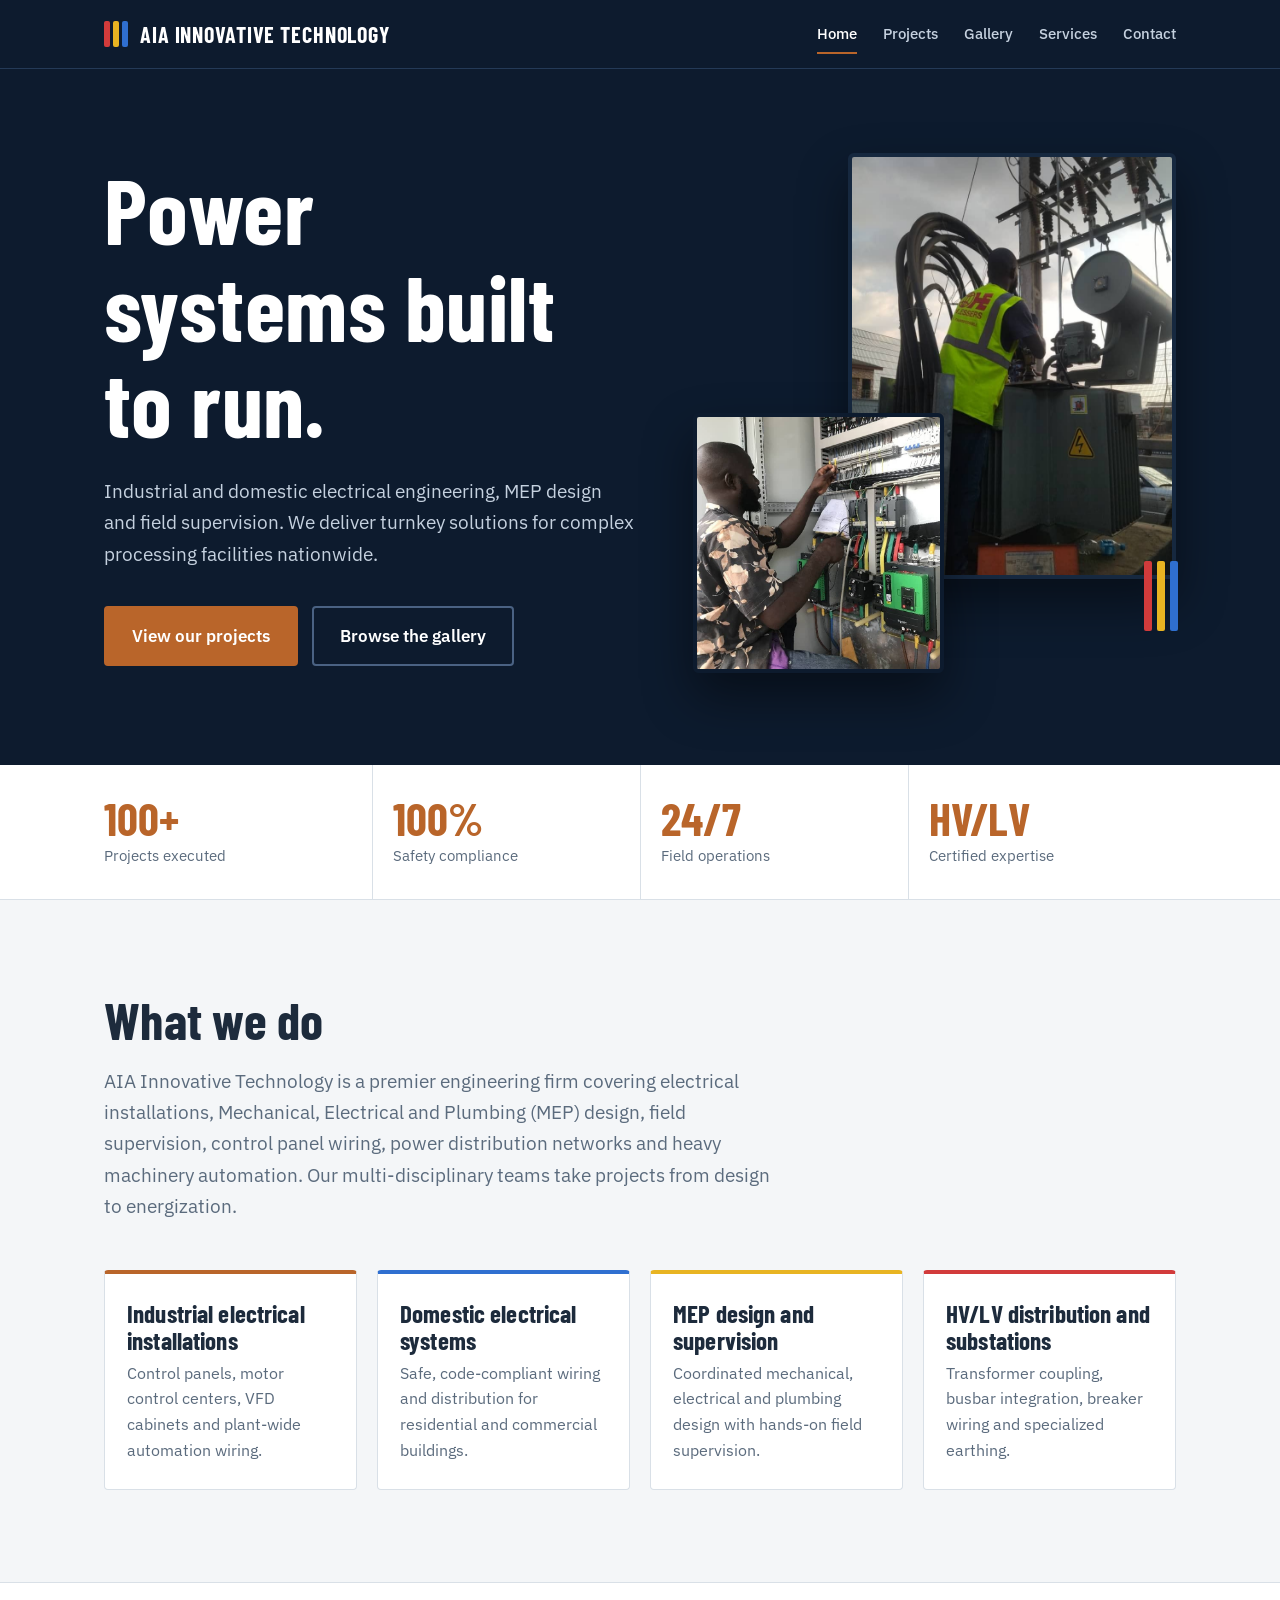
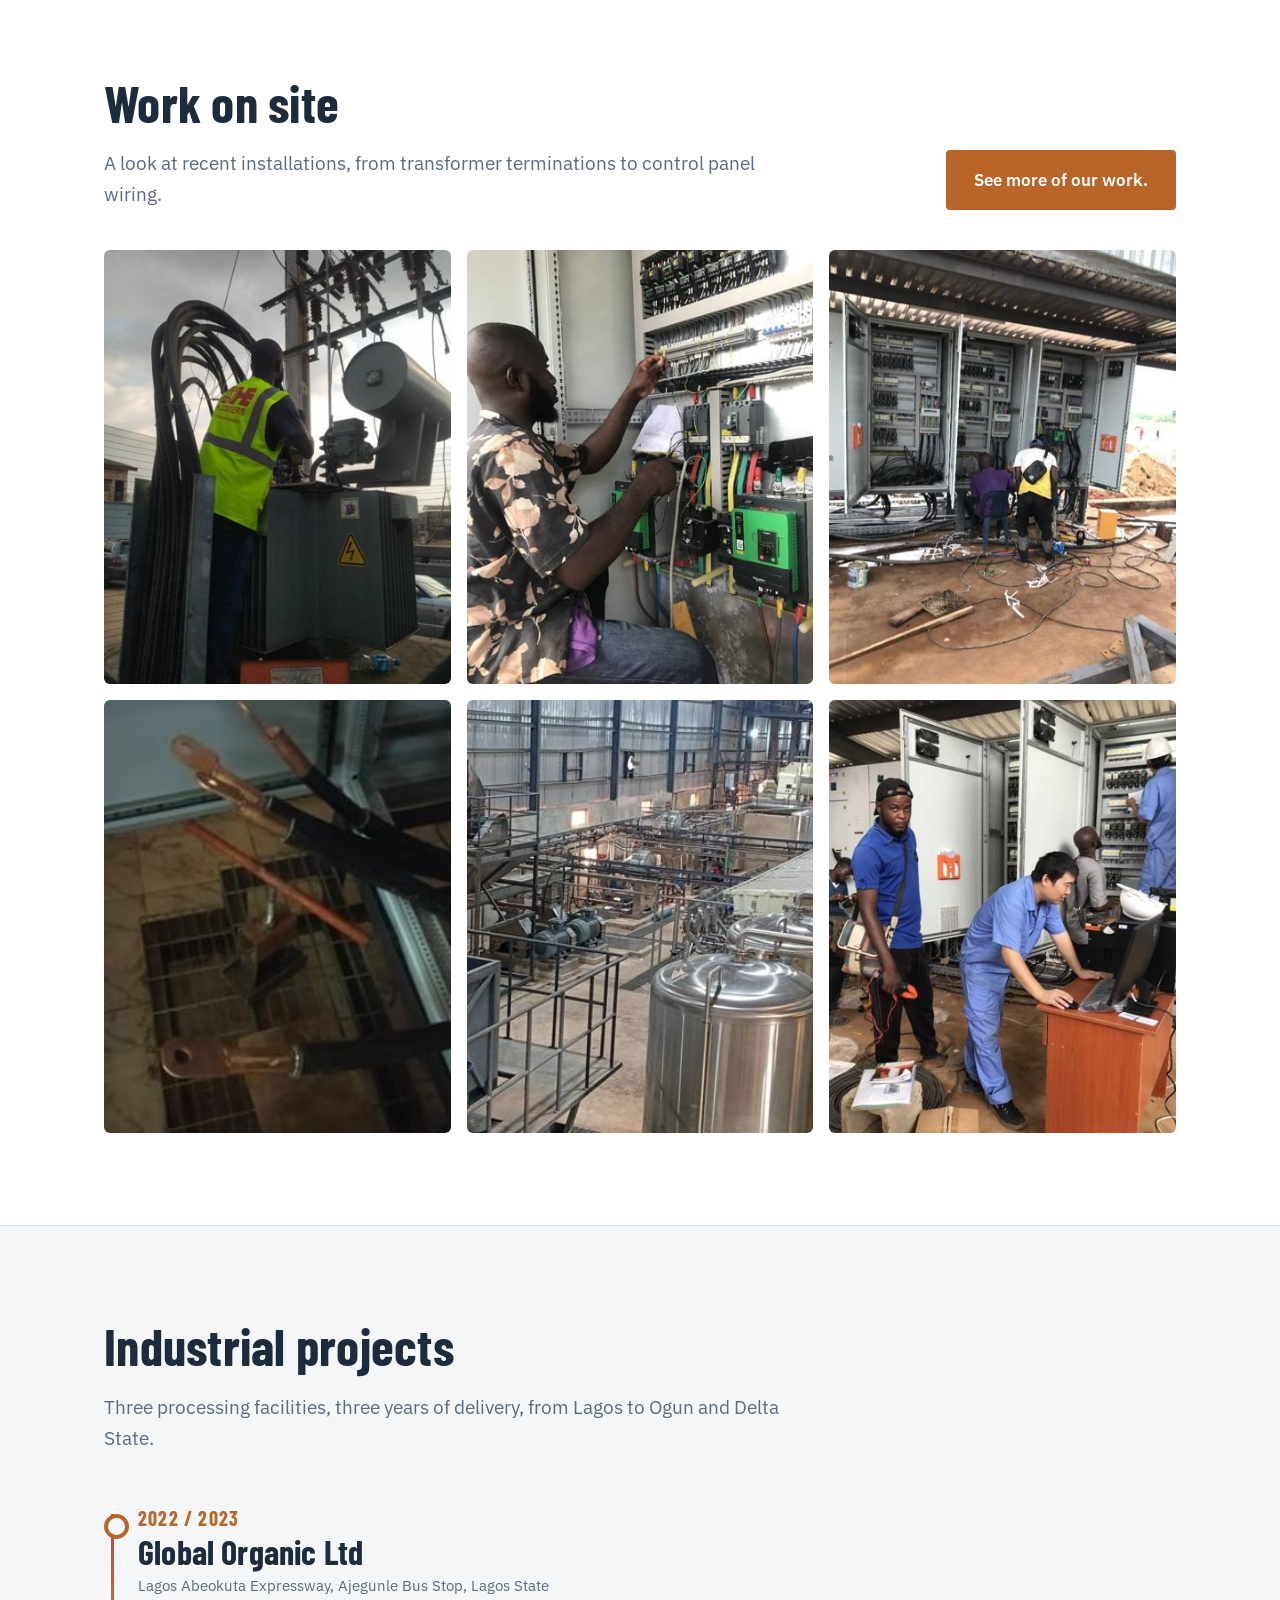
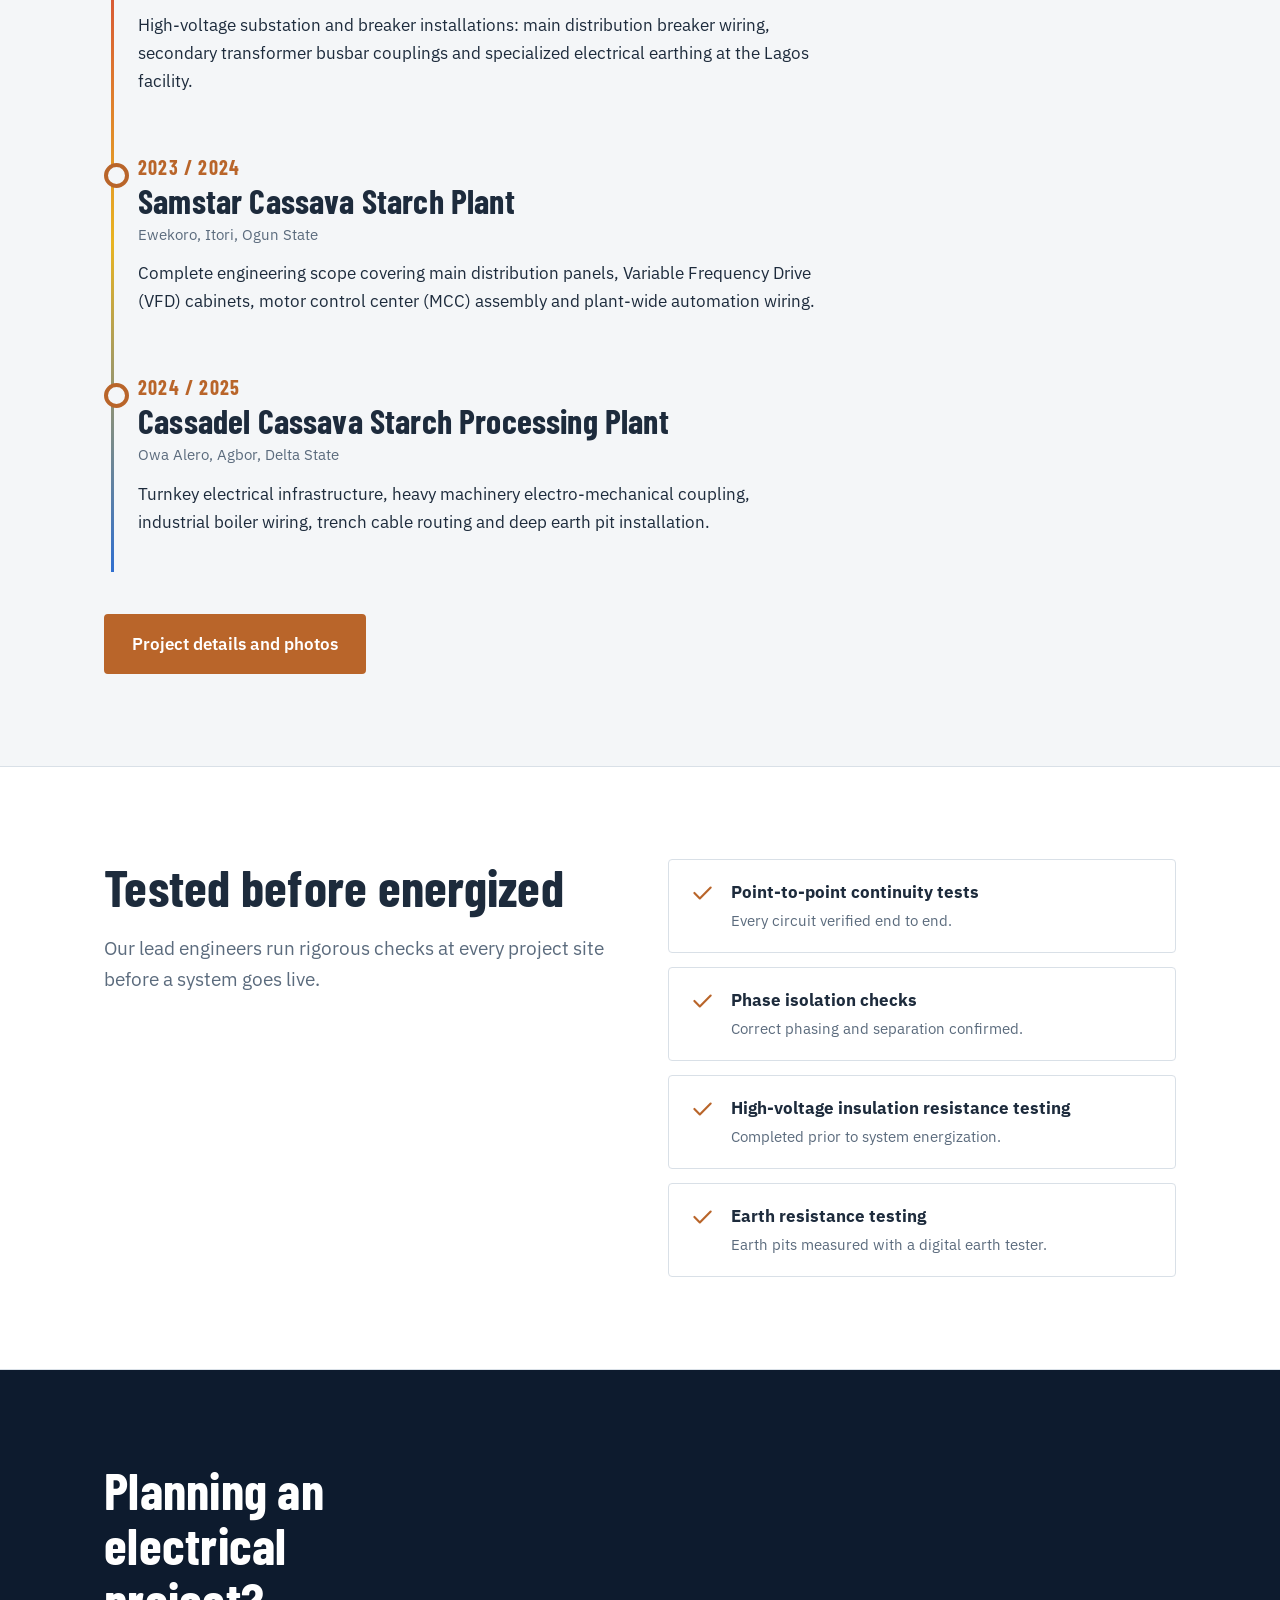
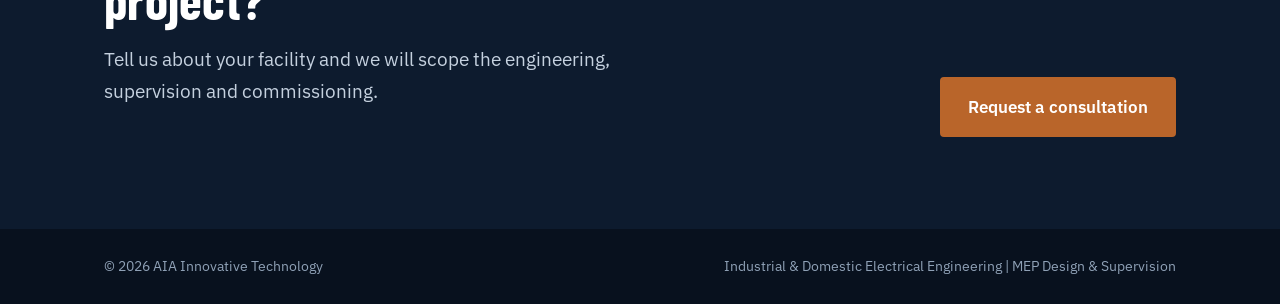
<file: index.html>
<!DOCTYPE html>
<html lang="en">
<head>
<meta charset="utf-8">
<meta name="viewport" content="width=device-width, initial-scale=1, viewport-fit=cover">
<title>AIA Innovative Technology | Industrial & Domestic Electrical Engineering</title>
<meta name="description" content="Industrial and domestic electrical engineering, MEP design and supervision, HV/LV distribution and substation setup across Nigeria.">
<link rel="preconnect" href="https://fonts.googleapis.com">
<link rel="preconnect" href="https://fonts.gstatic.com" crossorigin>
<link href="https://fonts.googleapis.com/css2?family=Barlow+Condensed:wght@600;700&family=IBM+Plex+Sans:wght@400;500;600&display=swap" rel="stylesheet">
<link rel="stylesheet" href="style.css">
</head>
<body>
<header><div class="wrap">
<a class="logo" href="index.html" aria-label="AIA Innovative Technology home"><i aria-hidden="true"><b></b><b></b><b></b></i>AIA INNOVATIVE TECHNOLOGY</a>
<button class="menu" type="button" aria-label="Menu" aria-expanded="false" aria-controls="nav"><svg class="b" viewBox="0 0 24 24" fill="none" stroke="currentColor" stroke-width="2" stroke-linecap="round" aria-hidden="true"><path d="M4 7h16M4 12h16M4 17h16"/></svg><svg class="x" viewBox="0 0 24 24" fill="none" stroke="currentColor" stroke-width="2" stroke-linecap="round" aria-hidden="true"><path d="M6 6l12 12M18 6L6 18"/></svg></button>
<nav id="nav" aria-label="Main"><a href="index.html" aria-current="page">Home</a><a href="projects.html">Projects</a><a href="gallery.html">Gallery</a><a href="index.html#services">Services</a><a href="index.html#contact">Contact</a></nav>
</div></header>
<main>
<div class="hero"><div class="wrap hg">
<div>
<h1>Power systems built to run.</h1>
<p>Industrial and domestic electrical engineering, MEP design and field supervision. We deliver turnkey solutions for complex processing facilities nationwide.</p>
<div class="btns"><a class="btn" href="projects.html">View our projects</a><a class="btn o" href="gallery.html">Browse the gallery</a></div>
</div>
<div class="hphotos" aria-hidden="true"><img class="a" src="images/full/17.jpg" alt=""><img class="b2" src="images/full/28.jpg" alt=""><span class="ph3"><i></i><i></i><i></i></span></div>
</div></div>
<div class="stats"><div class="wrap">
<div class="stat"><b>100+</b><span>Projects executed</span></div>
<div class="stat"><b>100%</b><span>Safety compliance</span></div>
<div class="stat"><b>24/7</b><span>Field operations</span></div>
<div class="stat"><b>HV/LV</b><span>Certified expertise</span></div>
</div></div>
<section id="services"><div class="wrap">
<h2>What we do</h2>
<p class="lead">AIA Innovative Technology is a premier engineering firm covering electrical installations, Mechanical, Electrical and Plumbing (MEP) design, field supervision, control panel wiring, power distribution networks and heavy machinery automation. Our multi-disciplinary teams take projects from design to energization.</p>
<div class="caps">
<div class="cap"><h3>Industrial electrical installations</h3><p>Control panels, motor control centers, VFD cabinets and plant-wide automation wiring.</p></div>
<div class="cap"><h3>Domestic electrical systems</h3><p>Safe, code-compliant wiring and distribution for residential and commercial buildings.</p></div>
<div class="cap"><h3>MEP design and supervision</h3><p>Coordinated mechanical, electrical and plumbing design with hands-on field supervision.</p></div>
<div class="cap"><h3>HV/LV distribution and substations</h3><p>Transformer coupling, busbar integration, breaker wiring and specialized earthing.</p></div>
</div></div></section>
<section class="alt"><div class="wrap">
<div class="shead"><div><h2>Work on site</h2><p class="lead">A look at recent installations, from transformer terminations to control panel wiring.</p></div><a class="btn" href="gallery.html">See more of our work.</a></div>
<div class="feat lbset"><figure class="ph" data-lb data-cat="sub" data-full="images/full/17.jpg"><img src="images/thumb/17.jpg" width="390" height="520" alt="HV transformer coupling and terminations" loading="lazy"><figcaption>HV transformer coupling and terminations</figcaption></figure><figure class="ph" data-lb data-cat="panel" data-full="images/full/28.jpg"><img src="images/thumb/28.jpg" width="390" height="520" alt="Control panel terminal wiring" loading="lazy"><figcaption>Control panel terminal wiring</figcaption></figure><figure class="ph" data-lb data-cat="panel" data-full="images/full/18.jpg"><img src="images/thumb/18.jpg" width="390" height="520" alt="Multi-bay panels under a covered bay" loading="lazy"><figcaption>Multi-bay panels under a covered bay</figcaption></figure><figure class="ph" data-lb data-cat="earth" data-full="images/full/13.jpg"><img src="images/thumb/13.jpg" width="239" height="520" alt="Copper earthing conductors and lugs" loading="lazy"><figcaption>Copper earthing conductors and lugs</figcaption></figure><figure class="ph" data-lb data-cat="plant" data-full="images/full/05.jpg"><img src="images/thumb/05.jpg" width="520" height="392" alt="Stainless steel processing tanks" loading="lazy"><figcaption>Stainless steel processing tanks</figcaption></figure><figure class="ph" data-lb data-cat="team" data-full="images/full/12.jpg"><img src="images/thumb/12.jpg" width="390" height="520" alt="SCADA workstation configuration" loading="lazy"><figcaption>SCADA workstation configuration</figcaption></figure></div>
</div></section>
<section><div class="wrap">
<h2>Industrial projects</h2>
<p class="lead">Three processing facilities, three years of delivery, from Lagos to Ogun and Delta State.</p>
<div class="tl">
<article class="proj"><div class="yr">2022 / 2023</div><h3>Global Organic Ltd</h3><p class="loc">Lagos Abeokuta Expressway, Ajegunle Bus Stop, Lagos State</p><p class="s">High-voltage substation and breaker installations: main distribution breaker wiring, secondary transformer busbar couplings and specialized electrical earthing at the Lagos facility.</p></article>
<article class="proj"><div class="yr">2023 / 2024</div><h3>Samstar Cassava Starch Plant</h3><p class="loc">Ewekoro, Itori, Ogun State</p><p class="s">Complete engineering scope covering main distribution panels, Variable Frequency Drive (VFD) cabinets, motor control center (MCC) assembly and plant-wide automation wiring.</p></article>
<article class="proj last"><div class="yr">2024 / 2025</div><h3>Cassadel Cassava Starch Processing Plant</h3><p class="loc">Owa Alero, Agbor, Delta State</p><p class="s">Turnkey electrical infrastructure, heavy machinery electro-mechanical coupling, industrial boiler wiring, trench cable routing and deep earth pit installation.</p></article>
</div>
<a class="btn" href="projects.html">Project details and photos</a>
</div></section>
<section class="alt" id="quality"><div class="wrap qc">
<div><h2>Tested before energized</h2><p class="lead">Our lead engineers run rigorous checks at every project site before a system goes live.</p></div>
<div class="checks">
<div class="chk"><svg viewBox="0 0 24 24" fill="none" stroke="currentColor" stroke-width="2" stroke-linecap="round" stroke-linejoin="round" aria-hidden="true"><path d="M5 12l5 5L20 7"/></svg><div><b>Point-to-point continuity tests</b><span>Every circuit verified end to end.</span></div></div><div class="chk"><svg viewBox="0 0 24 24" fill="none" stroke="currentColor" stroke-width="2" stroke-linecap="round" stroke-linejoin="round" aria-hidden="true"><path d="M5 12l5 5L20 7"/></svg><div><b>Phase isolation checks</b><span>Correct phasing and separation confirmed.</span></div></div><div class="chk"><svg viewBox="0 0 24 24" fill="none" stroke="currentColor" stroke-width="2" stroke-linecap="round" stroke-linejoin="round" aria-hidden="true"><path d="M5 12l5 5L20 7"/></svg><div><b>High-voltage insulation resistance testing</b><span>Completed prior to system energization.</span></div></div><div class="chk"><svg viewBox="0 0 24 24" fill="none" stroke="currentColor" stroke-width="2" stroke-linecap="round" stroke-linejoin="round" aria-hidden="true"><path d="M5 12l5 5L20 7"/></svg><div><b>Earth resistance testing</b><span>Earth pits measured with a digital earth tester.</span></div></div>
</div></div></section>
<section class="cta" id="contact"><div class="wrap"><div class="row">
<div><h2>Planning an electrical project?</h2><p>Tell us about your facility and we will scope the engineering, supervision and commissioning.</p></div>
<a class="btn" href="mailto:sakataiwo1@gmail.com?subject=Project%20enquiry">Request a consultation</a>
</div></div></section>
</main>
<div class="lb" id="lb" role="dialog" aria-modal="true" aria-label="Photo viewer" hidden>
<button class="lbx" aria-label="Close">&times;</button><button class="lbp" aria-label="Previous photo">&#8249;</button><button class="lbn" aria-label="Next photo">&#8250;</button>
<figure><img alt=""><figcaption></figcaption></figure>
</div>
<footer><div class="wrap"><span>&copy; 2026 AIA Innovative Technology</span><span>Industrial &amp; Domestic Electrical Engineering | MEP Design &amp; Supervision</span></div></footer>
<script src="app.js"></script>
</body>
</html>
</file>
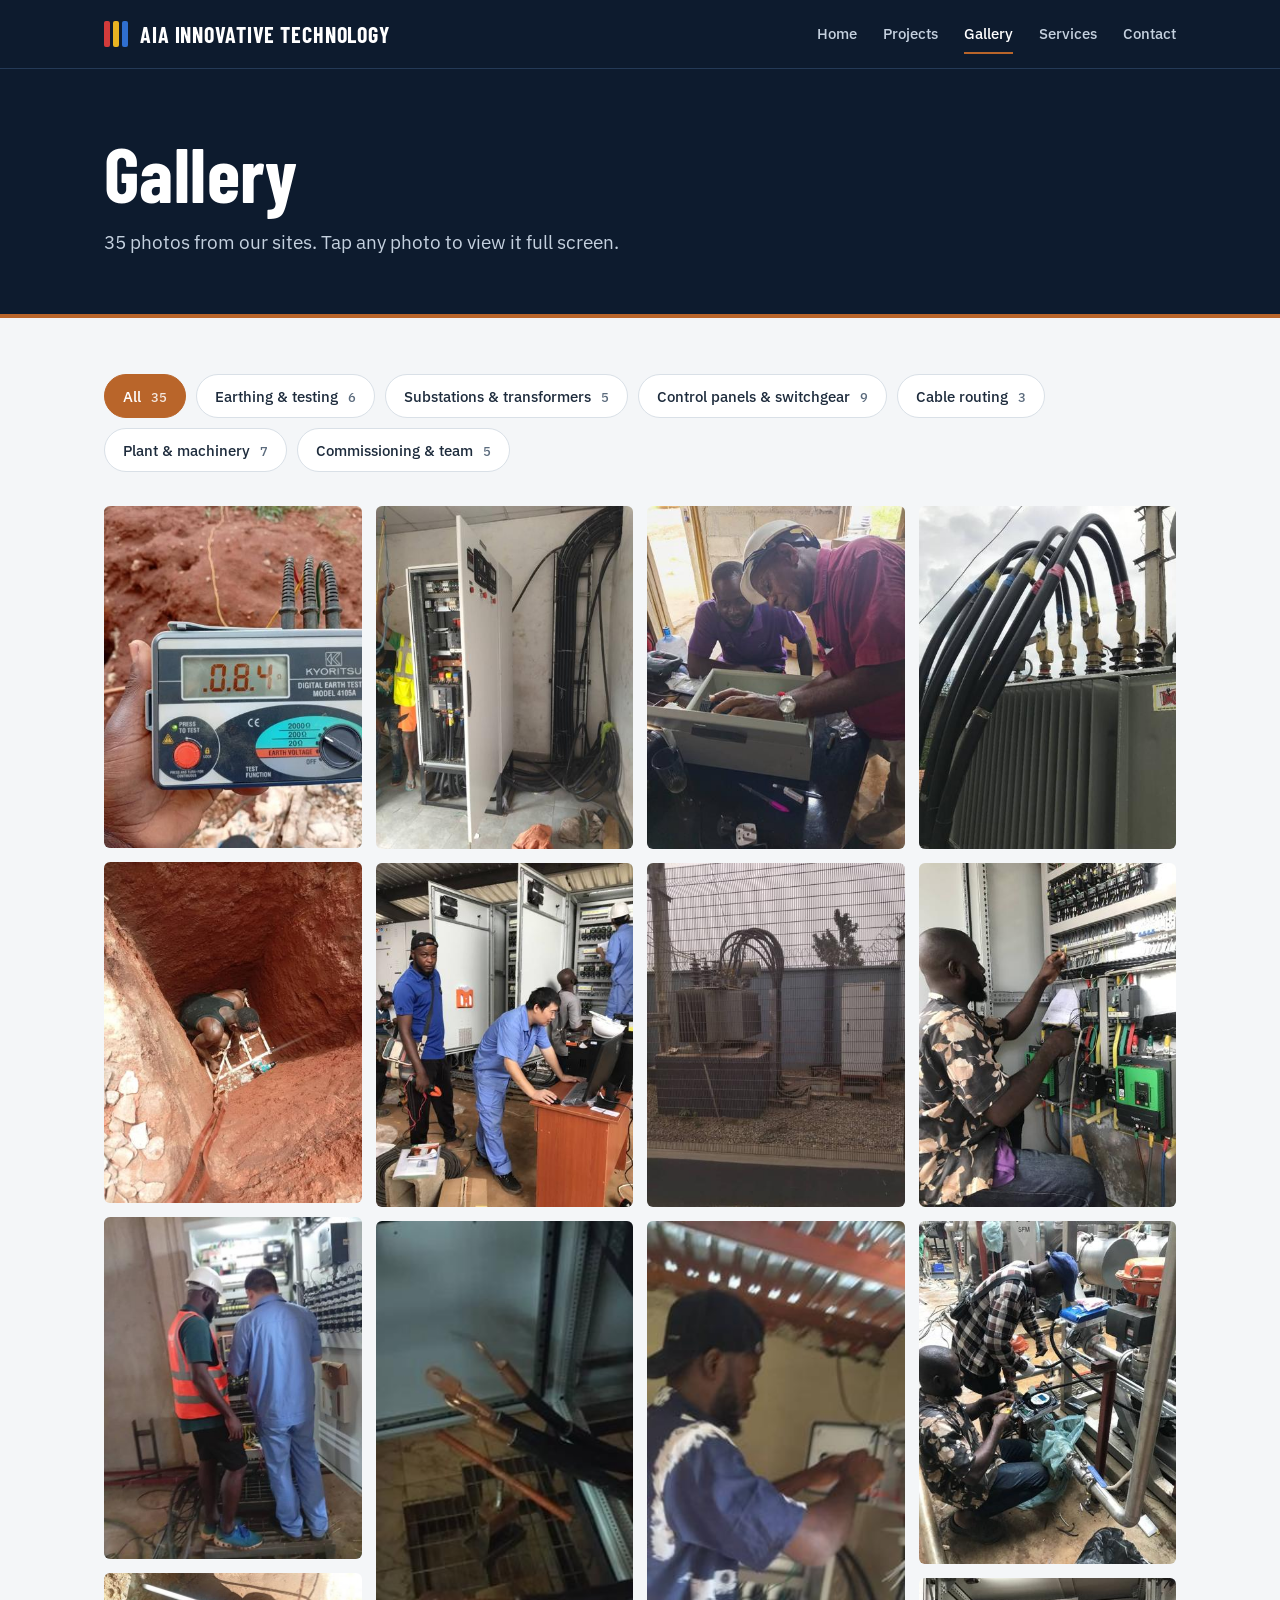
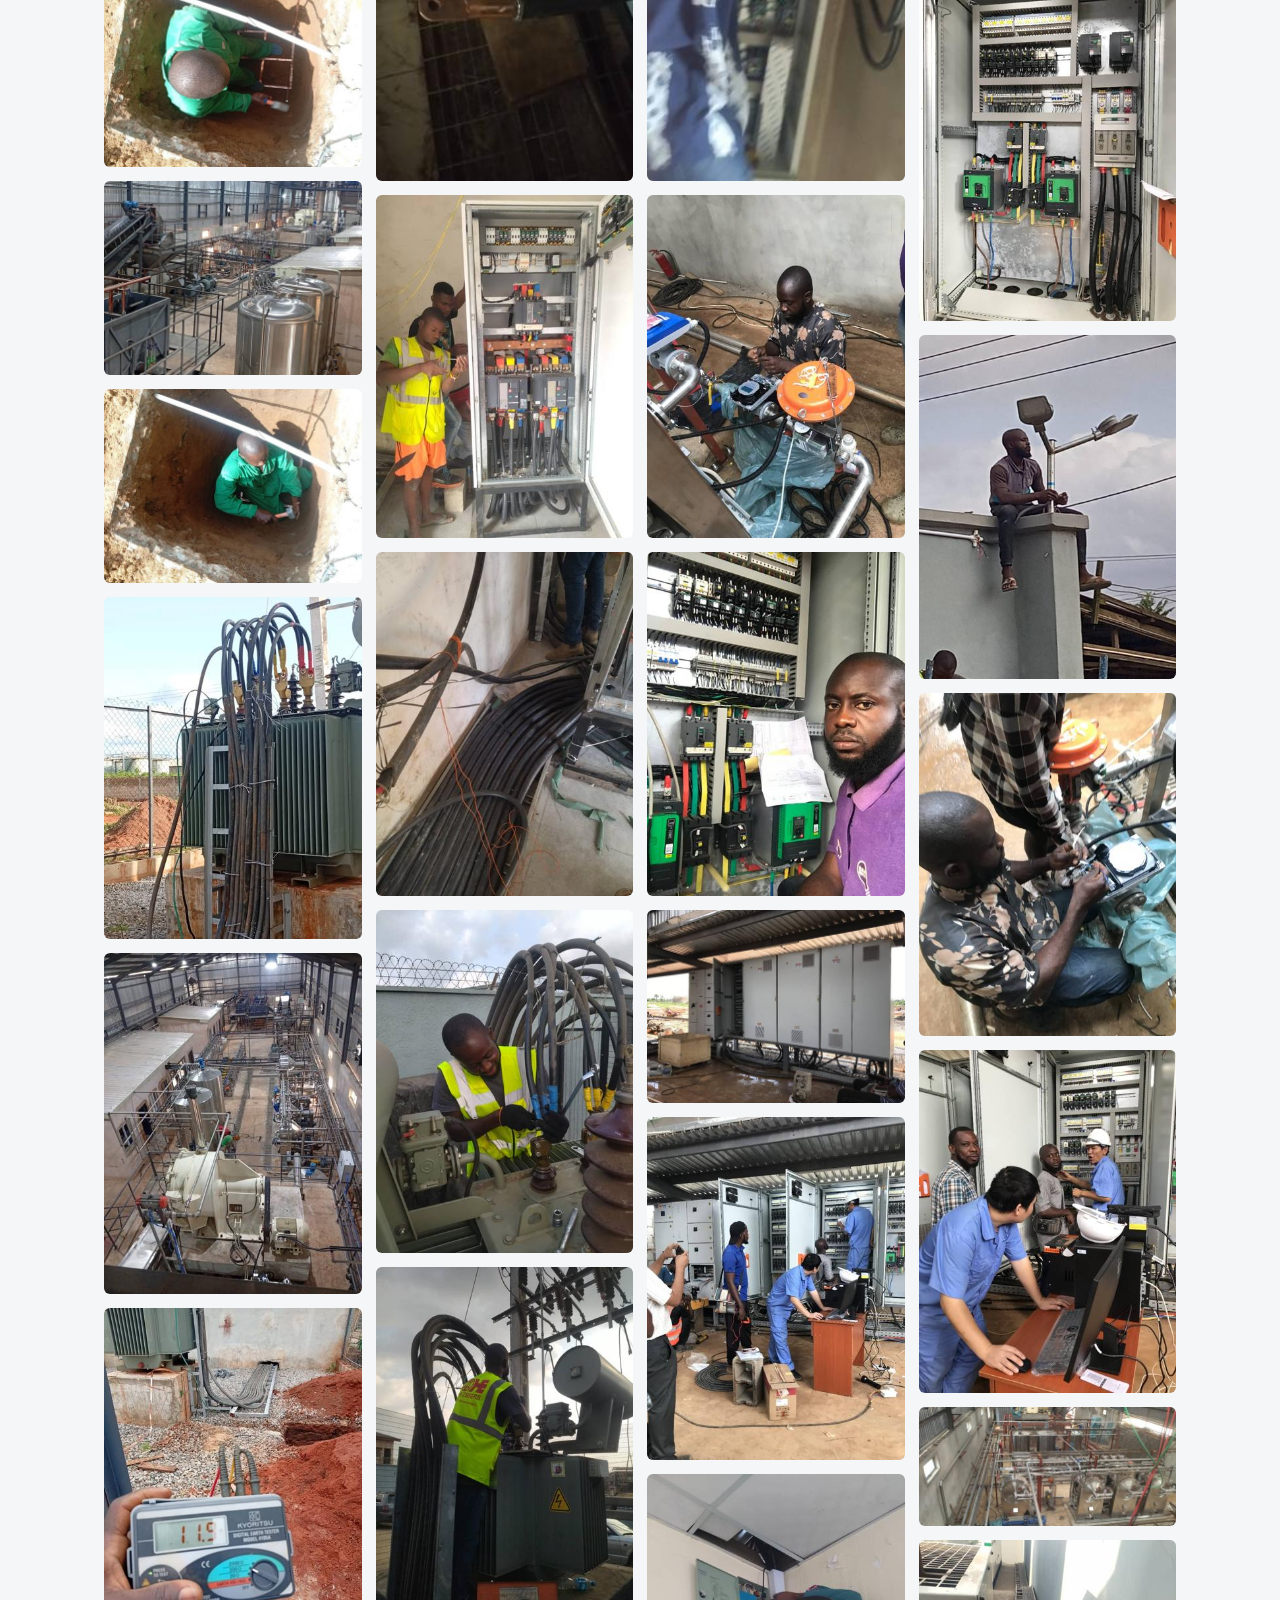
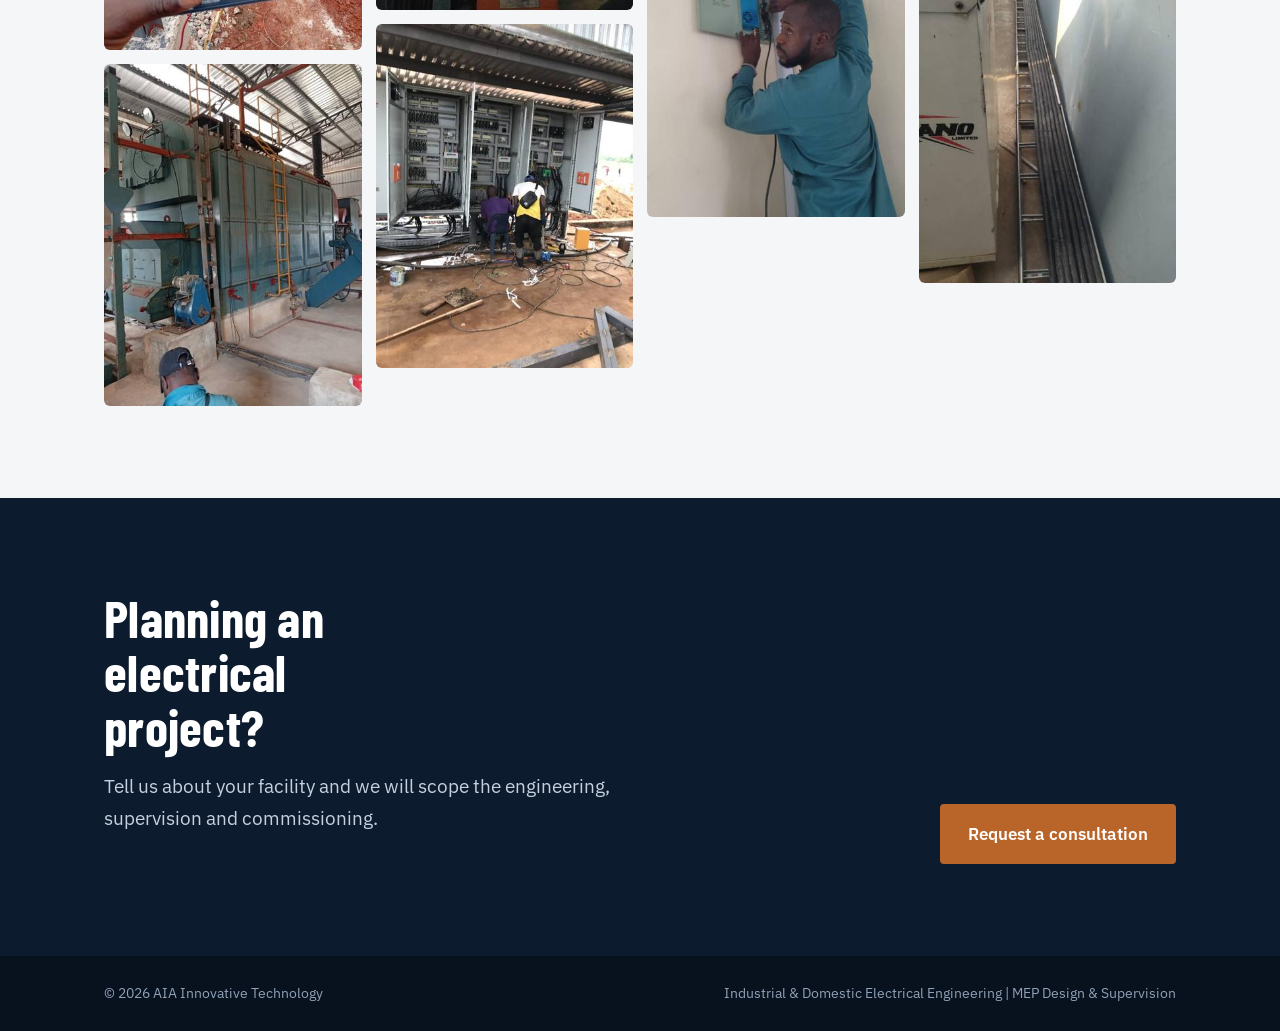
<file: gallery.html>
<!DOCTYPE html>
<html lang="en">
<head>
<meta charset="utf-8">
<meta name="viewport" content="width=device-width, initial-scale=1, viewport-fit=cover">
<title>Gallery | AIA Innovative Technology</title>
<meta name="description" content="Photo gallery of electrical installations, substations, control panels, earthing and plant work by AIA Innovative Technology.">
<link rel="preconnect" href="https://fonts.googleapis.com">
<link rel="preconnect" href="https://fonts.gstatic.com" crossorigin>
<link href="https://fonts.googleapis.com/css2?family=Barlow+Condensed:wght@600;700&family=IBM+Plex+Sans:wght@400;500;600&display=swap" rel="stylesheet">
<link rel="stylesheet" href="style.css">
</head>
<body>
<header><div class="wrap">
<a class="logo" href="index.html" aria-label="AIA Innovative Technology home"><i aria-hidden="true"><b></b><b></b><b></b></i>AIA INNOVATIVE TECHNOLOGY</a>
<button class="menu" type="button" aria-label="Menu" aria-expanded="false" aria-controls="nav"><svg class="b" viewBox="0 0 24 24" fill="none" stroke="currentColor" stroke-width="2" stroke-linecap="round" aria-hidden="true"><path d="M4 7h16M4 12h16M4 17h16"/></svg><svg class="x" viewBox="0 0 24 24" fill="none" stroke="currentColor" stroke-width="2" stroke-linecap="round" aria-hidden="true"><path d="M6 6l12 12M18 6L6 18"/></svg></button>
<nav id="nav" aria-label="Main"><a href="index.html">Home</a><a href="projects.html">Projects</a><a href="gallery.html" aria-current="page">Gallery</a><a href="index.html#services">Services</a><a href="index.html#contact">Contact</a></nav>
</div></header>
<main>
<div class="ph-hero"><div class="wrap"><h1>Gallery</h1><p>35 photos from our sites. Tap any photo to view it full screen.</p></div></div>
<section class="gsec"><div class="wrap">
<div class="filters" role="group" aria-label="Filter photos"><button class="on" data-f="all" aria-pressed="true">All <span>35</span></button><button data-f="earth" aria-pressed="false">Earthing & testing <span>6</span></button><button data-f="sub" aria-pressed="false">Substations & transformers <span>5</span></button><button data-f="panel" aria-pressed="false">Control panels & switchgear <span>9</span></button><button data-f="cable" aria-pressed="false">Cable routing <span>3</span></button><button data-f="plant" aria-pressed="false">Plant & machinery <span>7</span></button><button data-f="team" aria-pressed="false">Commissioning & team <span>5</span></button></div>
<div class="masonry lbset" id="grid"><figure class="ph" data-lb data-cat="earth" data-full="images/full/01.jpg"><img src="images/thumb/01.jpg" width="392" height="520" alt="Earth resistance test with a digital earth tester" loading="lazy"><figcaption>Earth resistance test with a digital earth tester</figcaption></figure><figure class="ph" data-lb data-cat="earth" data-full="images/full/02.jpg"><img src="images/thumb/02.jpg" width="392" height="520" alt="Excavated earth pit with electrode installation" loading="lazy"><figcaption>Excavated earth pit with electrode installation</figcaption></figure><figure class="ph" data-lb data-cat="panel" data-full="images/full/03.jpg"><img src="images/thumb/03.jpg" width="392" height="520" alt="Distribution panel inspection" loading="lazy"><figcaption>Distribution panel inspection</figcaption></figure><figure class="ph" data-lb data-cat="earth" data-full="images/full/04.jpg"><img src="images/thumb/04.jpg" width="520" height="392" alt="Earth pit electrode installation" loading="lazy"><figcaption>Earth pit electrode installation</figcaption></figure><figure class="ph" data-lb data-cat="plant" data-full="images/full/05.jpg"><img src="images/thumb/05.jpg" width="520" height="392" alt="Stainless steel processing tanks" loading="lazy"><figcaption>Stainless steel processing tanks</figcaption></figure><figure class="ph" data-lb data-cat="earth" data-full="images/full/06.jpg"><img src="images/thumb/06.jpg" width="520" height="392" alt="Earth pit installation and bonding" loading="lazy"><figcaption>Earth pit installation and bonding</figcaption></figure><figure class="ph" data-lb data-cat="sub" data-full="images/full/07.jpg"><img src="images/thumb/07.jpg" width="392" height="520" alt="Transformer cable terminations" loading="lazy"><figcaption>Transformer cable terminations</figcaption></figure><figure class="ph" data-lb data-cat="plant" data-full="images/full/08.jpg"><img src="images/thumb/08.jpg" width="392" height="520" alt="Processing plant floor overview" loading="lazy"><figcaption>Processing plant floor overview</figcaption></figure><figure class="ph" data-lb data-cat="earth" data-full="images/full/09.jpg"><img src="images/thumb/09.jpg" width="392" height="520" alt="Earth resistance test at the transformer compound" loading="lazy"><figcaption>Earth resistance test at the transformer compound</figcaption></figure><figure class="ph" data-lb data-cat="plant" data-full="images/full/10.jpg"><img src="images/thumb/10.jpg" width="392" height="520" alt="Industrial boiler house" loading="lazy"><figcaption>Industrial boiler house</figcaption></figure><figure class="ph" data-lb data-cat="cable" data-full="images/full/11.jpg"><img src="images/thumb/11.jpg" width="390" height="520" alt="Trench cable trunking into the panel" loading="lazy"><figcaption>Trench cable trunking into the panel</figcaption></figure><figure class="ph" data-lb data-cat="team" data-full="images/full/12.jpg"><img src="images/thumb/12.jpg" width="390" height="520" alt="SCADA workstation configuration" loading="lazy"><figcaption>SCADA workstation configuration</figcaption></figure><figure class="ph" data-lb data-cat="earth" data-full="images/full/13.jpg"><img src="images/thumb/13.jpg" width="239" height="520" alt="Copper earthing conductors and lugs" loading="lazy"><figcaption>Copper earthing conductors and lugs</figcaption></figure><figure class="ph" data-lb data-cat="panel" data-full="images/full/14.jpg"><img src="images/thumb/14.jpg" width="390" height="520" alt="Distribution panel with breakers and busbar" loading="lazy"><figcaption>Distribution panel with breakers and busbar</figcaption></figure><figure class="ph" data-lb data-cat="cable" data-full="images/full/15.jpg"><img src="images/thumb/15.jpg" width="390" height="520" alt="Cable routing and dressing" loading="lazy"><figcaption>Cable routing and dressing</figcaption></figure><figure class="ph" data-lb data-cat="sub" data-full="images/full/16.jpg"><img src="images/thumb/16.jpg" width="390" height="520" alt="Transformer terminations" loading="lazy"><figcaption>Transformer terminations</figcaption></figure><figure class="ph" data-lb data-cat="sub" data-full="images/full/17.jpg"><img src="images/thumb/17.jpg" width="390" height="520" alt="HV transformer coupling and terminations" loading="lazy"><figcaption>HV transformer coupling and terminations</figcaption></figure><figure class="ph" data-lb data-cat="panel" data-full="images/full/18.jpg"><img src="images/thumb/18.jpg" width="390" height="520" alt="Multi-bay panels under a covered bay" loading="lazy"><figcaption>Multi-bay panels under a covered bay</figcaption></figure><figure class="ph" data-lb data-cat="team" data-full="images/full/19.jpg"><img src="images/thumb/19.jpg" width="390" height="520" alt="Bench testing and diagnostics" loading="lazy"><figcaption>Bench testing and diagnostics</figcaption></figure><figure class="ph" data-lb data-cat="sub" data-full="images/full/20.jpg"><img src="images/thumb/20.jpg" width="390" height="520" alt="Transformer compound with HV connection" loading="lazy"><figcaption>Transformer compound with HV connection</figcaption></figure><figure class="ph" data-lb data-cat="panel" data-full="images/full/21.jpg"><img src="images/thumb/21.jpg" width="239" height="520" alt="Control box wiring" loading="lazy"><figcaption>Control box wiring</figcaption></figure><figure class="ph" data-lb data-cat="plant" data-full="images/full/22.jpg"><img src="images/thumb/22.jpg" width="390" height="520" alt="Instrument and actuator wiring on process piping" loading="lazy"><figcaption>Instrument and actuator wiring on process piping</figcaption></figure><figure class="ph" data-lb data-cat="panel" data-full="images/full/23.jpg"><img src="images/thumb/23.jpg" width="390" height="520" alt="Panel wiring from the drawings" loading="lazy"><figcaption>Panel wiring from the drawings</figcaption></figure><figure class="ph" data-lb data-cat="panel" data-full="images/full/24.jpg"><img src="images/thumb/24.jpg" width="520" height="390" alt="Switchgear cabinets installed on plinth" loading="lazy"><figcaption>Switchgear cabinets installed on plinth</figcaption></figure><figure class="ph" data-lb data-cat="team" data-full="images/full/25.jpg"><img src="images/thumb/25.jpg" width="390" height="520" alt="Commissioning at the switchgear line-up" loading="lazy"><figcaption>Commissioning at the switchgear line-up</figcaption></figure><figure class="ph" data-lb data-cat="panel" data-full="images/full/26.jpg"><img src="images/thumb/26.jpg" width="390" height="520" alt="Fitting a wall-mounted distribution board" loading="lazy"><figcaption>Fitting a wall-mounted distribution board</figcaption></figure><figure class="ph" data-lb data-cat="sub" data-full="images/full/27.jpg"><img src="images/thumb/27.jpg" width="390" height="520" alt="Colour-coded transformer cable terminations" loading="lazy"><figcaption>Colour-coded transformer cable terminations</figcaption></figure><figure class="ph" data-lb data-cat="panel" data-full="images/full/28.jpg"><img src="images/thumb/28.jpg" width="390" height="520" alt="Control panel terminal wiring" loading="lazy"><figcaption>Control panel terminal wiring</figcaption></figure><figure class="ph" data-lb data-cat="plant" data-full="images/full/29.jpg"><img src="images/thumb/29.jpg" width="390" height="520" alt="Valve actuator wiring on site" loading="lazy"><figcaption>Valve actuator wiring on site</figcaption></figure><figure class="ph" data-lb data-cat="panel" data-full="images/full/30.jpg"><img src="images/thumb/30.jpg" width="390" height="520" alt="Completed motor control cabinet" loading="lazy"><figcaption>Completed motor control cabinet</figcaption></figure><figure class="ph" data-lb data-cat="team" data-full="images/full/31.jpg"><img src="images/thumb/31.jpg" width="390" height="520" alt="Pole and street light work" loading="lazy"><figcaption>Pole and street light work</figcaption></figure><figure class="ph" data-lb data-cat="plant" data-full="images/full/32.jpg"><img src="images/thumb/32.jpg" width="390" height="520" alt="Actuator calibration on site" loading="lazy"><figcaption>Actuator calibration on site</figcaption></figure><figure class="ph" data-lb data-cat="team" data-full="images/full/33.jpg"><img src="images/thumb/33.jpg" width="390" height="520" alt="SCADA loop testing" loading="lazy"><figcaption>SCADA loop testing</figcaption></figure><figure class="ph" data-lb data-cat="plant" data-full="images/full/34.jpg"><img src="images/thumb/34.jpg" width="520" height="239" alt="Process piping and equipment" loading="lazy"><figcaption>Process piping and equipment</figcaption></figure><figure class="ph" data-lb data-cat="cable" data-full="images/full/35.jpg"><img src="images/thumb/35.jpg" width="390" height="520" alt="Cable tray run along the building" loading="lazy"><figcaption>Cable tray run along the building</figcaption></figure></div>
</div></section>
<section class="cta" id="contact"><div class="wrap"><div class="row">
<div><h2>Planning an electrical project?</h2><p>Tell us about your facility and we will scope the engineering, supervision and commissioning.</p></div>
<a class="btn" href="mailto:sakataiwo1@gmail.com?subject=Project%20enquiry">Request a consultation</a>
</div></div></section>
</main>
<div class="lb" id="lb" role="dialog" aria-modal="true" aria-label="Photo viewer" hidden>
<button class="lbx" aria-label="Close">&times;</button><button class="lbp" aria-label="Previous photo">&#8249;</button><button class="lbn" aria-label="Next photo">&#8250;</button>
<figure><img alt=""><figcaption></figcaption></figure>
</div>
<footer><div class="wrap"><span>&copy; 2026 AIA Innovative Technology</span><span>Industrial &amp; Domestic Electrical Engineering | MEP Design &amp; Supervision</span></div></footer>
<script src="app.js"></script>
</body>
</html>
</file>
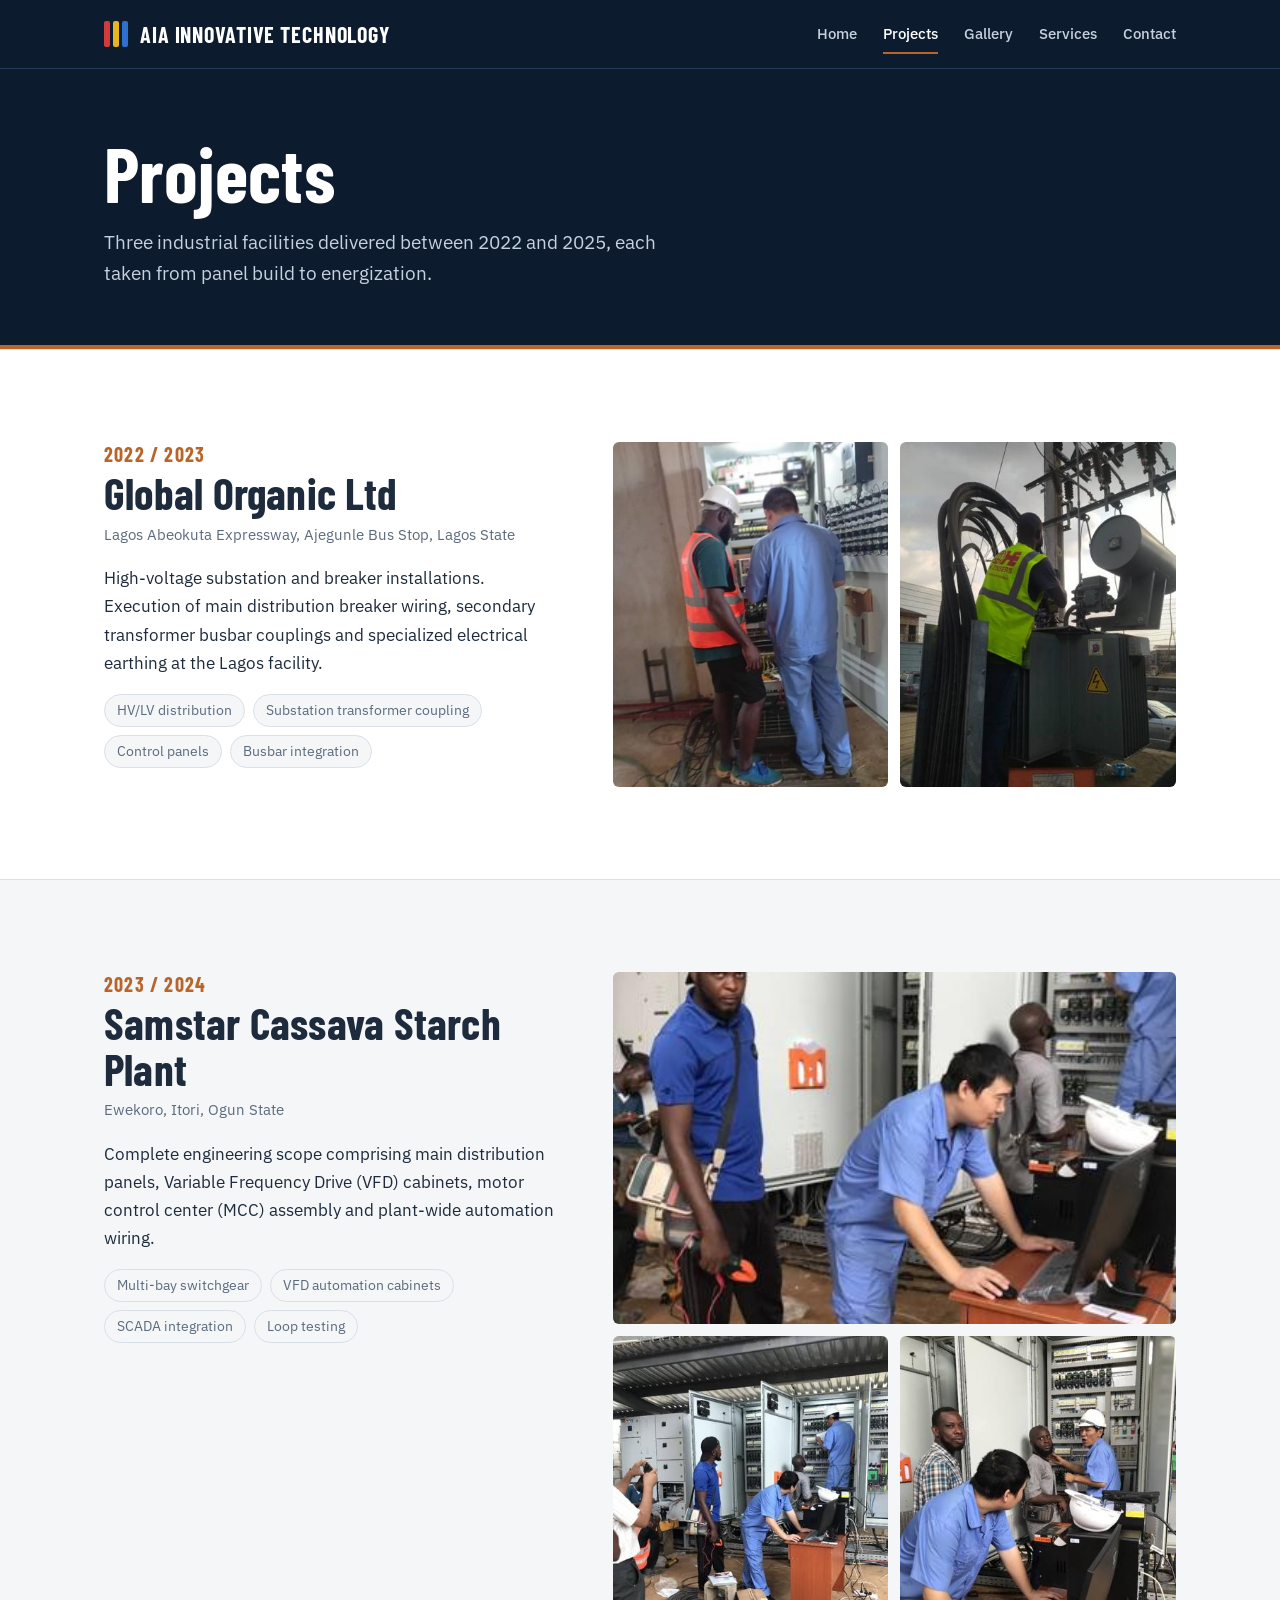
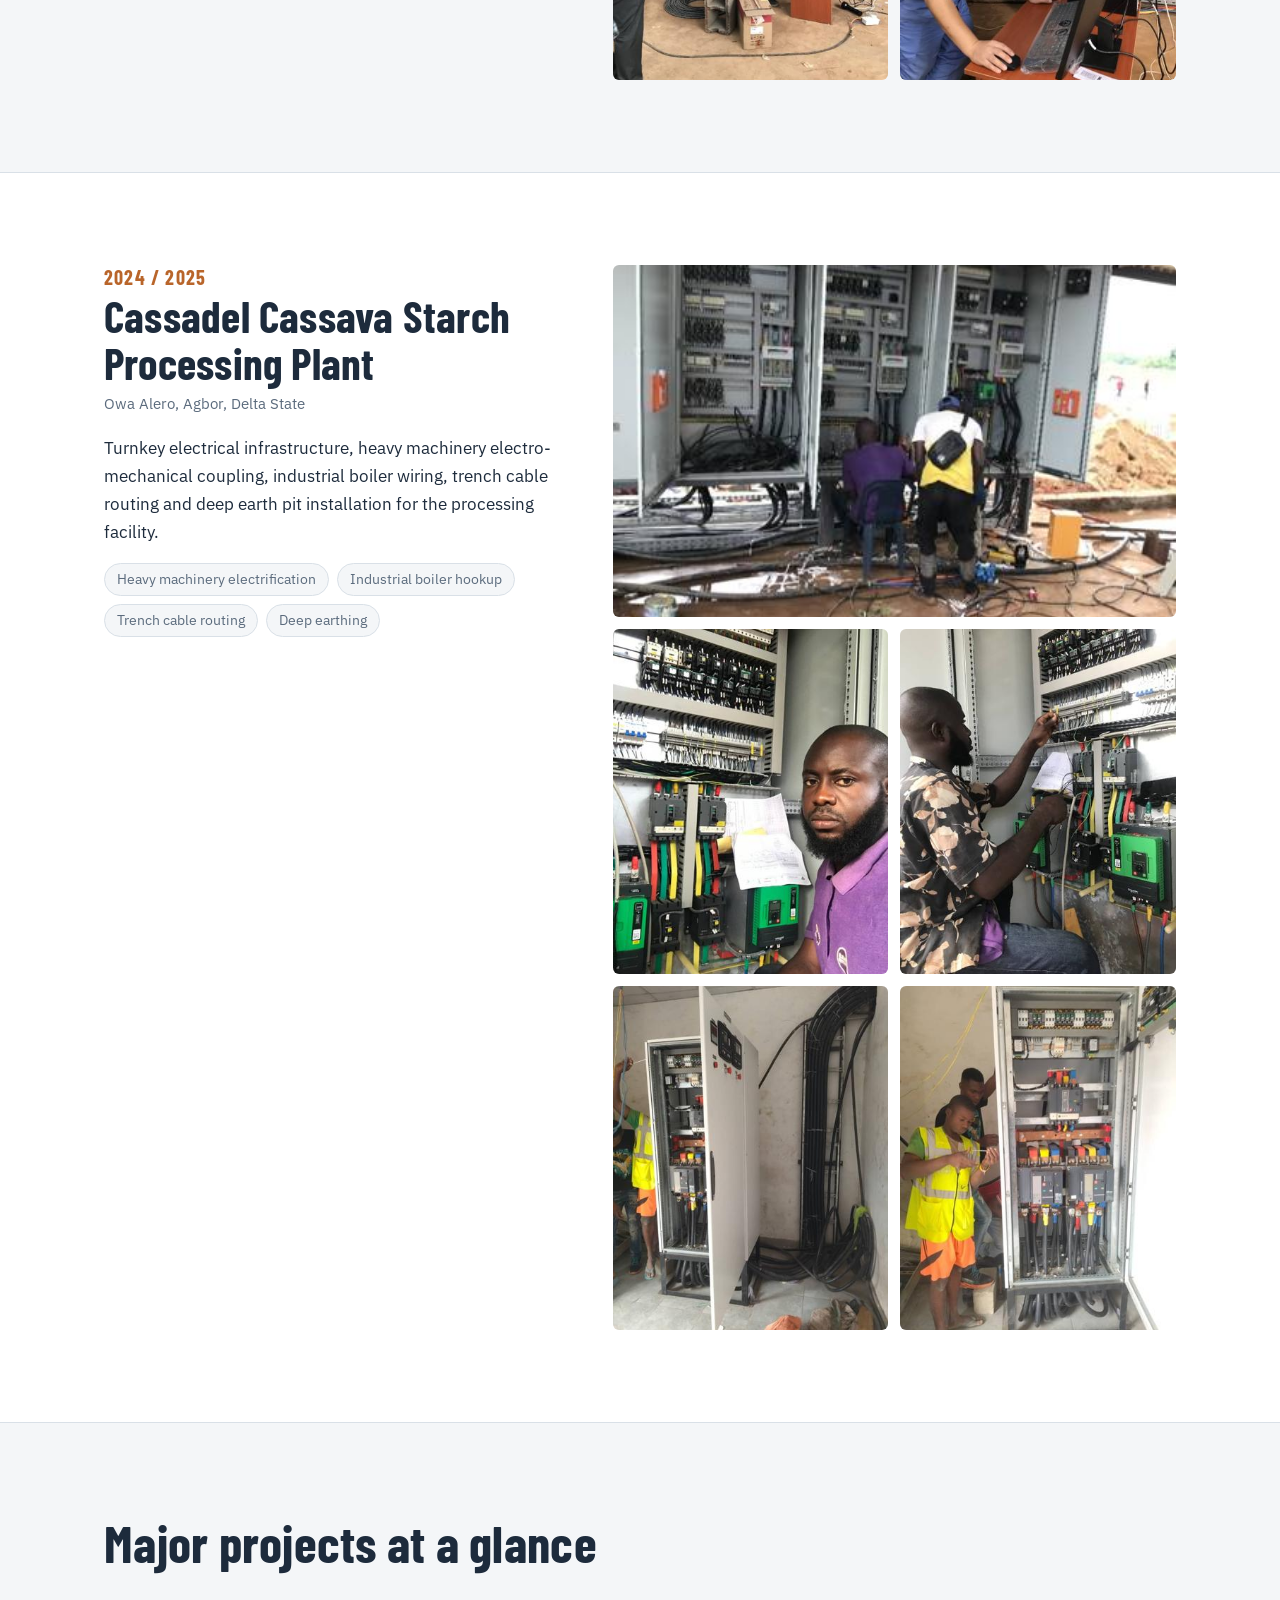
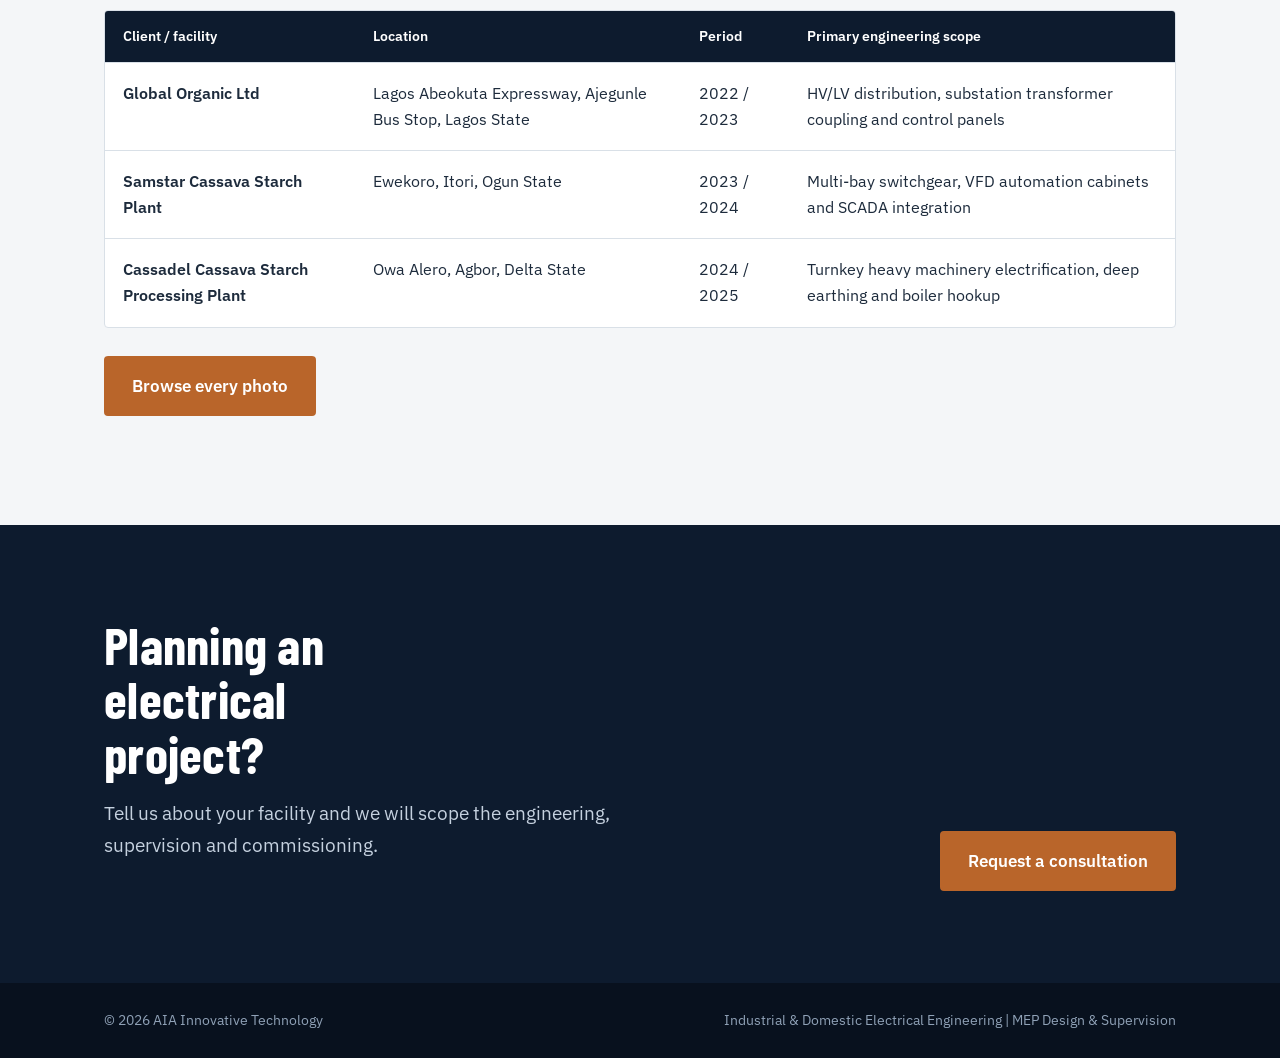
<file: projects.html>
<!DOCTYPE html>
<html lang="en">
<head>
<meta charset="utf-8">
<meta name="viewport" content="width=device-width, initial-scale=1, viewport-fit=cover">
<title>Projects | AIA Innovative Technology</title>
<meta name="description" content="Industrial electrical projects delivered by AIA Innovative Technology in Lagos, Ogun and Delta State.">
<link rel="preconnect" href="https://fonts.googleapis.com">
<link rel="preconnect" href="https://fonts.gstatic.com" crossorigin>
<link href="https://fonts.googleapis.com/css2?family=Barlow+Condensed:wght@600;700&family=IBM+Plex+Sans:wght@400;500;600&display=swap" rel="stylesheet">
<link rel="stylesheet" href="style.css">
</head>
<body>
<header><div class="wrap">
<a class="logo" href="index.html" aria-label="AIA Innovative Technology home"><i aria-hidden="true"><b></b><b></b><b></b></i>AIA INNOVATIVE TECHNOLOGY</a>
<button class="menu" type="button" aria-label="Menu" aria-expanded="false" aria-controls="nav"><svg class="b" viewBox="0 0 24 24" fill="none" stroke="currentColor" stroke-width="2" stroke-linecap="round" aria-hidden="true"><path d="M4 7h16M4 12h16M4 17h16"/></svg><svg class="x" viewBox="0 0 24 24" fill="none" stroke="currentColor" stroke-width="2" stroke-linecap="round" aria-hidden="true"><path d="M6 6l12 12M18 6L6 18"/></svg></button>
<nav id="nav" aria-label="Main"><a href="index.html">Home</a><a href="projects.html" aria-current="page">Projects</a><a href="gallery.html">Gallery</a><a href="index.html#services">Services</a><a href="index.html#contact">Contact</a></nav>
</div></header>
<main>
<div class="ph-hero"><div class="wrap"><h1>Projects</h1><p>Three industrial facilities delivered between 2022 and 2025, each taken from panel build to energization.</p></div></div>
<section class="alt"><div class="wrap">
<div class="pj"><div><div class="yr">2022 / 2023</div><h2>Global Organic Ltd</h2><p class="loc">Lagos Abeokuta Expressway, Ajegunle Bus Stop, Lagos State</p><p>High-voltage substation and breaker installations. Execution of main distribution breaker wiring, secondary transformer busbar couplings and specialized electrical earthing at the Lagos facility.</p><ul class="tags"><li>HV/LV distribution</li><li>Substation transformer coupling</li><li>Control panels</li><li>Busbar integration</li></ul></div>
<div class="pgal lbset"><figure class="ph" data-lb data-cat="panel" data-full="images/full/03.jpg"><img src="images/thumb/03.jpg" width="392" height="520" alt="Distribution panel inspection" loading="lazy"><figcaption>Distribution panel inspection</figcaption></figure><figure class="ph" data-lb data-cat="sub" data-full="images/full/17.jpg"><img src="images/thumb/17.jpg" width="390" height="520" alt="HV transformer coupling and terminations" loading="lazy"><figcaption>HV transformer coupling and terminations</figcaption></figure></div></div>
</div></section>
<section class=""><div class="wrap">
<div class="pj"><div><div class="yr">2023 / 2024</div><h2>Samstar Cassava Starch Plant</h2><p class="loc">Ewekoro, Itori, Ogun State</p><p>Complete engineering scope comprising main distribution panels, Variable Frequency Drive (VFD) cabinets, motor control center (MCC) assembly and plant-wide automation wiring.</p><ul class="tags"><li>Multi-bay switchgear</li><li>VFD automation cabinets</li><li>SCADA integration</li><li>Loop testing</li></ul></div>
<div class="pgal lbset"><figure class="ph" data-lb data-cat="team" data-full="images/full/12.jpg"><img src="images/thumb/12.jpg" width="390" height="520" alt="SCADA workstation configuration" loading="lazy"><figcaption>SCADA workstation configuration</figcaption></figure><figure class="ph" data-lb data-cat="team" data-full="images/full/25.jpg"><img src="images/thumb/25.jpg" width="390" height="520" alt="Commissioning at the switchgear line-up" loading="lazy"><figcaption>Commissioning at the switchgear line-up</figcaption></figure><figure class="ph" data-lb data-cat="team" data-full="images/full/33.jpg"><img src="images/thumb/33.jpg" width="390" height="520" alt="SCADA loop testing" loading="lazy"><figcaption>SCADA loop testing</figcaption></figure></div></div>
</div></section>
<section class="alt"><div class="wrap">
<div class="pj"><div><div class="yr">2024 / 2025</div><h2>Cassadel Cassava Starch Processing Plant</h2><p class="loc">Owa Alero, Agbor, Delta State</p><p>Turnkey electrical infrastructure, heavy machinery electro-mechanical coupling, industrial boiler wiring, trench cable routing and deep earth pit installation for the processing facility.</p><ul class="tags"><li>Heavy machinery electrification</li><li>Industrial boiler hookup</li><li>Trench cable routing</li><li>Deep earthing</li></ul></div>
<div class="pgal lbset"><figure class="ph" data-lb data-cat="panel" data-full="images/full/18.jpg"><img src="images/thumb/18.jpg" width="390" height="520" alt="Multi-bay panels under a covered bay" loading="lazy"><figcaption>Multi-bay panels under a covered bay</figcaption></figure><figure class="ph" data-lb data-cat="panel" data-full="images/full/23.jpg"><img src="images/thumb/23.jpg" width="390" height="520" alt="Panel wiring from the drawings" loading="lazy"><figcaption>Panel wiring from the drawings</figcaption></figure><figure class="ph" data-lb data-cat="panel" data-full="images/full/28.jpg"><img src="images/thumb/28.jpg" width="390" height="520" alt="Control panel terminal wiring" loading="lazy"><figcaption>Control panel terminal wiring</figcaption></figure><figure class="ph" data-lb data-cat="cable" data-full="images/full/11.jpg"><img src="images/thumb/11.jpg" width="390" height="520" alt="Trench cable trunking into the panel" loading="lazy"><figcaption>Trench cable trunking into the panel</figcaption></figure><figure class="ph" data-lb data-cat="panel" data-full="images/full/14.jpg"><img src="images/thumb/14.jpg" width="390" height="520" alt="Distribution panel with breakers and busbar" loading="lazy"><figcaption>Distribution panel with breakers and busbar</figcaption></figure></div></div>
</div></section>
<section><div class="wrap"><h2>Major projects at a glance</h2>
<div class="tw"><table><thead><tr><th>Client / facility</th><th>Location</th><th>Period</th><th>Primary engineering scope</th></tr></thead><tbody>
<tr><td>Global Organic Ltd</td><td>Lagos Abeokuta Expressway, Ajegunle Bus Stop, Lagos State</td><td>2022 / 2023</td><td>HV/LV distribution, substation transformer coupling and control panels</td></tr>
<tr><td>Samstar Cassava Starch Plant</td><td>Ewekoro, Itori, Ogun State</td><td>2023 / 2024</td><td>Multi-bay switchgear, VFD automation cabinets and SCADA integration</td></tr>
<tr><td>Cassadel Cassava Starch Processing Plant</td><td>Owa Alero, Agbor, Delta State</td><td>2024 / 2025</td><td>Turnkey heavy machinery electrification, deep earthing and boiler hookup</td></tr>
</tbody></table></div>
<p style="margin-top:28px"><a class="btn" href="gallery.html">Browse every photo</a></p></div></section>
<section class="cta" id="contact"><div class="wrap"><div class="row">
<div><h2>Planning an electrical project?</h2><p>Tell us about your facility and we will scope the engineering, supervision and commissioning.</p></div>
<a class="btn" href="mailto:sakataiwo1@gmail.com?subject=Project%20enquiry">Request a consultation</a>
</div></div></section>
</main>
<div class="lb" id="lb" role="dialog" aria-modal="true" aria-label="Photo viewer" hidden>
<button class="lbx" aria-label="Close">&times;</button><button class="lbp" aria-label="Previous photo">&#8249;</button><button class="lbn" aria-label="Next photo">&#8250;</button>
<figure><img alt=""><figcaption></figcaption></figure>
</div>
<footer><div class="wrap"><span>&copy; 2026 AIA Innovative Technology</span><span>Industrial &amp; Domestic Electrical Engineering | MEP Design &amp; Supervision</span></div></footer>
<script src="app.js"></script>
</body>
</html>
</file>
<file: style.css>
:root{--ink:#0d1b2e;--ink2:#16283f;--paper:#f4f6f8;--card:#fff;--text:#1d2b3c;--mute:#5b6b7d;--line:#d9e0e7;--copper:#b9652a;--r:#d23b3b;--y:#e8b422;--b:#2f6fd0;
box-sizing:border-box;padding-top:env(safe-area-inset-top,0px);padding-bottom:env(safe-area-inset-bottom,0px)}
.menu{display:none;width:44px;height:44px;align-items:center;justify-content:center;background:none;border:1px solid #3a5173;border-radius:4px;color:#fff;cursor:pointer}
.menu svg{width:22px;height:22px}.menu .x{display:none}header.open .menu .x{display:block}header.open .menu .b{display:none}
@media (prefers-color-scheme:dark){:root:not([data-theme="light"]){--paper:#0a1422;--card:#122137;--text:#e6ecf3;--mute:#9aabbd;--line:#223650;--copper:#e08a4d}}
:root[data-theme="dark"]{--paper:#0a1422;--card:#122137;--text:#e6ecf3;--mute:#9aabbd;--line:#223650;--copper:#e08a4d}
html{scroll-padding-top:calc(72px + env(safe-area-inset-top,0px));scroll-behavior:smooth}
*{box-sizing:border-box}
body{margin:0;background:var(--paper);color:var(--text);font:400 17px/1.65 "IBM Plex Sans",system-ui,sans-serif}
h1,h2,h3{font-family:"Barlow Condensed","Arial Narrow",sans-serif;line-height:1.05;margin:0;letter-spacing:.005em}
a{color:inherit}
:focus-visible{outline:3px solid var(--y);outline-offset:3px}
.wrap{max-width:1120px;margin:0 auto;padding:0 24px}
header{position:sticky;top:env(safe-area-inset-top,0px);z-index:20;background:var(--ink);border-bottom:1px solid #243a57}
header .wrap{display:flex;align-items:center;justify-content:space-between;height:68px}
.logo{display:flex;align-items:center;gap:12px;text-decoration:none;color:#fff;font:700 22px "Barlow Condensed",sans-serif;letter-spacing:.04em}
.logo i{display:flex;gap:3px}.logo i b{width:6px;height:26px;border-radius:2px}
.logo i b:nth-child(1){background:var(--r)}.logo i b:nth-child(2){background:var(--y)}.logo i b:nth-child(3){background:var(--b)}
nav{display:flex;gap:26px}nav a{color:#c5d1df;text-decoration:none;font-size:15px;font-weight:500}nav a:hover{color:#fff}
.hero{background:var(--ink);color:#fff;position:relative;overflow:hidden}
.hero .wrap{padding-top:96px;padding-bottom:104px;position:relative;z-index:1}
.bus{position:absolute;right:0;top:0;bottom:0;width:46%;display:flex;gap:26px;padding-left:40px;opacity:.9}
.bus span{flex:1;position:relative}
.bus span::before{content:"";position:absolute;inset:0 30% 0 30%;background:linear-gradient(180deg,var(--c) 0,var(--c) 100%);opacity:.9}
.bus span:nth-child(1){--c:var(--r)}.bus span:nth-child(2){--c:var(--y)}.bus span:nth-child(3){--c:var(--b)}
.bus span::after{content:"";position:absolute;left:10%;right:10%;top:62%;height:14px;background:var(--copper);box-shadow:0 0 0 3px var(--ink)}
.bus::after{content:"";position:absolute;inset:0;background:linear-gradient(90deg,var(--ink) 0,rgba(13,27,46,.55) 60%,rgba(13,27,46,.2))}
.hero h1{font-size:clamp(46px,8vw,92px);font-weight:700;max-width:11ch;text-transform:none}
.hero p{max-width:540px;color:#c5d1df;font-size:19px;margin:26px 0 36px}
.btns{display:flex;gap:14px;flex-wrap:wrap}
.btn{display:inline-block;padding:14px 26px;border-radius:4px;font-weight:600;text-decoration:none;border:2px solid var(--copper);background:var(--copper);color:#fff}
.btn.o{background:transparent;border-color:#4a6283;color:#fff}.btn:hover{filter:brightness(1.1)}
.stats{background:var(--card);border-bottom:1px solid var(--line)}
.stats .wrap{display:grid;grid-template-columns:repeat(4,1fr)}
.stat{padding:30px 20px;border-left:1px solid var(--line)}.stat:first-child{border-left:0;padding-left:0}
.stat b{display:block;font:700 46px "Barlow Condensed",sans-serif;color:var(--copper);line-height:1}
.stat span{color:var(--mute);font-size:15px}
section{padding:92px 0}
h2{font-size:clamp(34px,5vw,52px);font-weight:700;margin-bottom:18px}
.lead{max-width:680px;color:var(--mute);font-size:19px}
.caps{display:grid;grid-template-columns:repeat(4,1fr);gap:20px;margin-top:48px}
.cap{background:var(--card);border:1px solid var(--line);border-top:4px solid var(--copper);padding:26px 22px;border-radius:4px}
.cap:nth-child(2){border-top-color:var(--b)}.cap:nth-child(3){border-top-color:var(--y)}.cap:nth-child(4){border-top-color:var(--r)}
.cap h3{font-size:25px;margin-bottom:8px}.cap p{margin:0;color:var(--mute);font-size:15.5px}
.alt{background:var(--card);border-block:1px solid var(--line)}
.tl{margin-top:52px;position:relative;padding-left:34px}
.tl::before{content:"";position:absolute;left:7px;top:8px;bottom:8px;width:3px;background:linear-gradient(var(--r),var(--y),var(--b))}
.proj{position:relative;padding:0 0 46px}
.proj::before{content:"";position:absolute;left:-34px;top:8px;width:17px;height:17px;border-radius:50%;background:var(--paper);border:4px solid var(--copper)}
.alt .proj::before{background:var(--card)}
.proj .yr{font:700 20px "Barlow Condensed",sans-serif;color:var(--copper);letter-spacing:.06em}
.proj h3{font-size:34px;margin:4px 0}
.loc{color:var(--mute);font-size:15px;margin:0 0 12px}
.proj p.s{max-width:680px;margin:0 0 14px}
.tags{display:flex;flex-wrap:wrap;gap:8px;padding:0;margin:0;list-style:none}
.tags li{font-size:14px;border:1px solid var(--line);padding:4px 12px;border-radius:99px;color:var(--mute);background:var(--paper)}
.qc{display:grid;grid-template-columns:1fr 1fr;gap:56px;align-items:start}
.checks{display:grid;gap:14px}
.chk{display:flex;gap:16px;background:var(--card);border:1px solid var(--line);padding:18px 20px;border-radius:4px}
.chk svg{flex:none;width:26px;height:26px;color:var(--copper);margin-top:2px}
.chk b{display:block;font-size:17px}.chk span{color:var(--mute);font-size:15px}
.tw{overflow-x:auto;margin-top:40px;border:1px solid var(--line);border-radius:4px;background:var(--card)}
table{border-collapse:collapse;width:100%;min-width:720px}
th{background:var(--ink);color:#fff;text-align:left;font-weight:600;font-size:14px;padding:14px 18px}
td{padding:18px;border-top:1px solid var(--line);vertical-align:top;font-size:15.5px}
td:first-child{font-weight:600}
.cta{background:var(--ink);color:#fff;text-align:left}
.cta h2{max-width:14ch}.cta p{color:#c5d1df;max-width:520px;margin:0 0 30px;font-size:19px}
.cta .row{display:flex;justify-content:space-between;align-items:flex-end;gap:30px;flex-wrap:wrap}
footer{background:#08111e;color:#8fa1b6;font-size:14px;padding:26px 0}
footer .wrap{display:flex;justify-content:space-between;gap:12px;flex-wrap:wrap}
@media (max-width:900px){.caps{grid-template-columns:1fr 1fr}.qc{grid-template-columns:1fr;gap:32px}.stats .wrap{grid-template-columns:1fr 1fr}.stat:nth-child(3){border-left:0;padding-left:0}.bus{width:70%;opacity:.45}.menu{display:flex}nav{display:none;position:absolute;left:0;right:0;top:100%;flex-direction:column;gap:0;background:var(--ink);border-bottom:1px solid #243a57;padding:8px 24px 16px}header.open nav{display:flex}nav a{padding:14px 0;border-bottom:1px solid #243a57;font-size:17px}nav a:last-child{border-bottom:0}}
@media (max-width:560px){.caps{grid-template-columns:1fr}section{padding:68px 0}.hero .wrap{padding-top:64px;padding-bottom:70px}}
@media (prefers-reduced-motion:reduce){html{scroll-behavior:auto}}

.gal{display:grid;grid-template-columns:repeat(auto-fill,minmax(210px,1fr));gap:14px;margin-top:22px}
.gal figure{margin:0;background:var(--paper);border:1px solid var(--line);border-radius:4px;overflow:hidden}
.alt .gal figure{background:var(--paper)}
.gal img{display:block;width:100%;aspect-ratio:3/4;object-fit:cover;background:var(--line)}
.gal figcaption{padding:10px 12px;font-size:14px;color:var(--mute);line-height:1.4;border-top:3px solid var(--copper)}

/* ===== v2 additions ===== */
nav a[aria-current="page"]{color:#fff;box-shadow:0 2px 0 var(--copper)}
nav a{padding-block:6px}
.hg{display:grid;grid-template-columns:1.05fr .95fr;gap:56px;align-items:center}
.hero .hg{padding-top:84px;padding-bottom:92px}
.hphotos{position:relative;height:520px}
.hphotos img{position:absolute;object-fit:cover;border-radius:6px;box-shadow:0 24px 50px rgba(0,0,0,.45);border:4px solid var(--ink2)}
.hphotos .a{right:0;top:0;width:68%;height:82%}
.hphotos .b2{left:0;bottom:0;width:52%;height:50%;border-color:var(--ink)}
.ph3{position:absolute;right:-2px;bottom:8%;display:flex;gap:5px}
.ph3 i{width:8px;height:70px;border-radius:2px}.ph3 i:nth-child(1){background:var(--r)}.ph3 i:nth-child(2){background:var(--y)}.ph3 i:nth-child(3){background:var(--b)}
.ph-hero{background:var(--ink);color:#fff;border-bottom:4px solid var(--copper)}
.ph-hero .wrap{padding-top:64px;padding-bottom:56px}
.ph-hero h1{font-size:clamp(44px,7vw,76px);font-weight:700}
.ph-hero p{color:#c5d1df;font-size:19px;max-width:560px;margin:14px 0 0}
.shead{display:flex;justify-content:space-between;align-items:flex-end;gap:24px;flex-wrap:wrap}
.shead .lead{margin:0}
.feat{display:grid;grid-template-columns:repeat(3,1fr);gap:16px;margin-top:40px}
.ph{margin:0;position:relative;overflow:hidden;border-radius:6px;background:var(--line);cursor:zoom-in}
.ph img{display:block;width:100%;height:100%;object-fit:cover;transition:transform .5s ease}
.ph figcaption{position:absolute;left:0;right:0;bottom:0;padding:34px 14px 12px;color:#fff;font-size:14px;line-height:1.35;background:linear-gradient(transparent,rgba(8,17,30,.88));opacity:0;transition:opacity .25s}
.ph:hover img{transform:scale(1.04)}.ph:hover figcaption,.ph:focus-visible figcaption{opacity:1}
@media (hover:none){.ph figcaption{opacity:1;padding-top:26px;font-size:13px}}
.feat .ph{aspect-ratio:4/5}
.feat .ph:nth-child(1),.feat .ph:nth-child(6){aspect-ratio:4/5}
.tl .proj.last{padding-bottom:30px}
.tl{margin-bottom:34px}
.pj{display:grid;grid-template-columns:.9fr 1.1fr;gap:48px;align-items:start}
.pj h2{font-size:clamp(32px,4vw,44px);margin:4px 0 6px}
.pj .yr{font:700 20px "Barlow Condensed",sans-serif;color:var(--copper);letter-spacing:.06em}
.pgal{display:grid;grid-template-columns:repeat(6,1fr);gap:12px}
.pgal .ph{grid-column:span 3;aspect-ratio:4/5}
.pgal .ph:first-child:nth-last-child(5),.pgal .ph:first-child:nth-last-child(3){grid-column:span 6;aspect-ratio:16/10}
.pgal .ph:nth-child(n+2):nth-last-child(n+1){}
.pgal .ph:first-child:nth-last-child(2){grid-column:span 3}
.pgal .ph:first-child:nth-last-child(3)~.ph{grid-column:span 3}
.pgal .ph:first-child:nth-last-child(5)~.ph{grid-column:span 3}
.filters{display:flex;gap:10px;flex-wrap:wrap;margin-bottom:34px}
.filters button{font:500 15px "IBM Plex Sans",sans-serif;padding:10px 18px;border-radius:99px;border:1px solid var(--line);background:var(--card);color:var(--text);cursor:pointer;min-height:44px}
.filters button span{color:var(--mute);margin-left:6px;font-size:13px}
.filters button:hover{border-color:var(--copper)}
.filters button.on{background:var(--copper);border-color:var(--copper);color:#fff}.filters button.on span{color:#fff;opacity:.85}
.masonry{column-count:4;column-gap:14px}
.masonry .ph{break-inside:avoid;margin:0 0 14px;display:block}
.masonry .ph img{height:auto}
.masonry .ph[hidden]{display:none}
.gsec{padding-top:56px}
.lb{position:fixed;inset:0;z-index:100;background:rgba(6,12,22,.96);display:flex;align-items:center;justify-content:center;padding:max(56px,env(safe-area-inset-top)) 64px max(24px,env(safe-area-inset-bottom))}
.lb[hidden]{display:none}
.lb figure{margin:0;max-width:100%;max-height:100%;display:flex;flex-direction:column;align-items:center;gap:14px}
.lb img{max-width:100%;max-height:calc(100vh - 150px);max-height:calc(100dvh - 150px);object-fit:contain;border-radius:4px}
.lb figcaption{color:#c5d1df;font-size:15px;text-align:center}
.lb button{position:absolute;background:rgba(255,255,255,.1);color:#fff;border:0;border-radius:50%;width:48px;height:48px;font-size:30px;line-height:1;cursor:pointer;display:flex;align-items:center;justify-content:center}
.lb button:hover{background:var(--copper)}
.lbx{top:max(12px,env(safe-area-inset-top));right:14px}.lbp{left:12px;top:50%;margin-top:-24px}.lbn{right:12px;top:50%;margin-top:-24px}
body.noscroll{overflow:hidden}
@media (max-width:1000px){.hg{grid-template-columns:1fr;gap:40px}.hphotos{height:420px;max-width:520px}.pj{grid-template-columns:1fr;gap:30px}.masonry{column-count:3}}
@media (max-width:700px){.feat{grid-template-columns:1fr 1fr;gap:10px}.masonry{column-count:2;column-gap:10px}.masonry .ph{margin-bottom:10px}.lb{padding:max(56px,env(safe-area-inset-top)) 8px max(16px,env(safe-area-inset-bottom))}.lbp,.lbn{top:auto;bottom:max(14px,env(safe-area-inset-bottom));margin:0;width:44px;height:44px}.lbp{left:14px}.lbn{right:14px}.lb img{max-height:calc(100dvh - 190px)}.hero .hg{padding-top:56px;padding-bottom:64px}.hphotos{height:340px}.filters{flex-wrap:nowrap;overflow-x:auto;margin-inline:-24px;padding:0 24px 6px;scrollbar-width:none}.filters button{flex:none}.pgal{gap:8px}}
</file>
